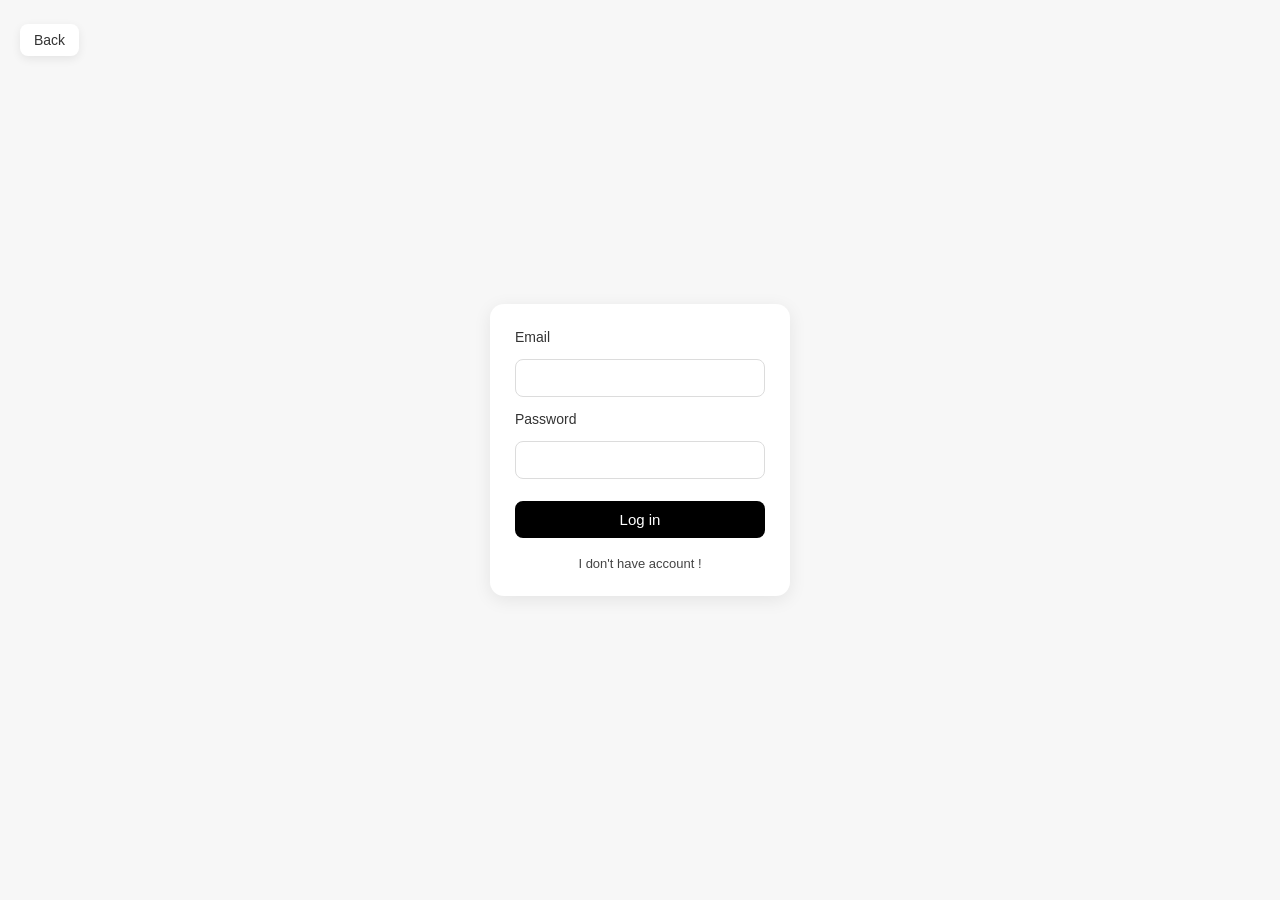
<file: html/login.html>
<!doctype html>
<html lang="en">
  <head>
    <meta charset="UTF-8" />
    <meta name="viewport" content="width=device-width, initial-scale=1.0" />
    <title>Document</title>
    <link rel="stylesheet" href="../css/login.css" />
    <script defer src="../js/login.js"></script>
  </head>
  <body>
    <a class="back" href="./index.html">Back</a>
    <form class="form">
      <label for="mail">Email</label>
      <input type="email" id="mail" class="mail" required />

      <label for="password">Password</label>
      <input type="password" id="password" class="password" required />

      <button type="submit">Log in</button>

      <a href="./register.html">I don't have account !</a>
    </form>
  </body>
</html>
</file>
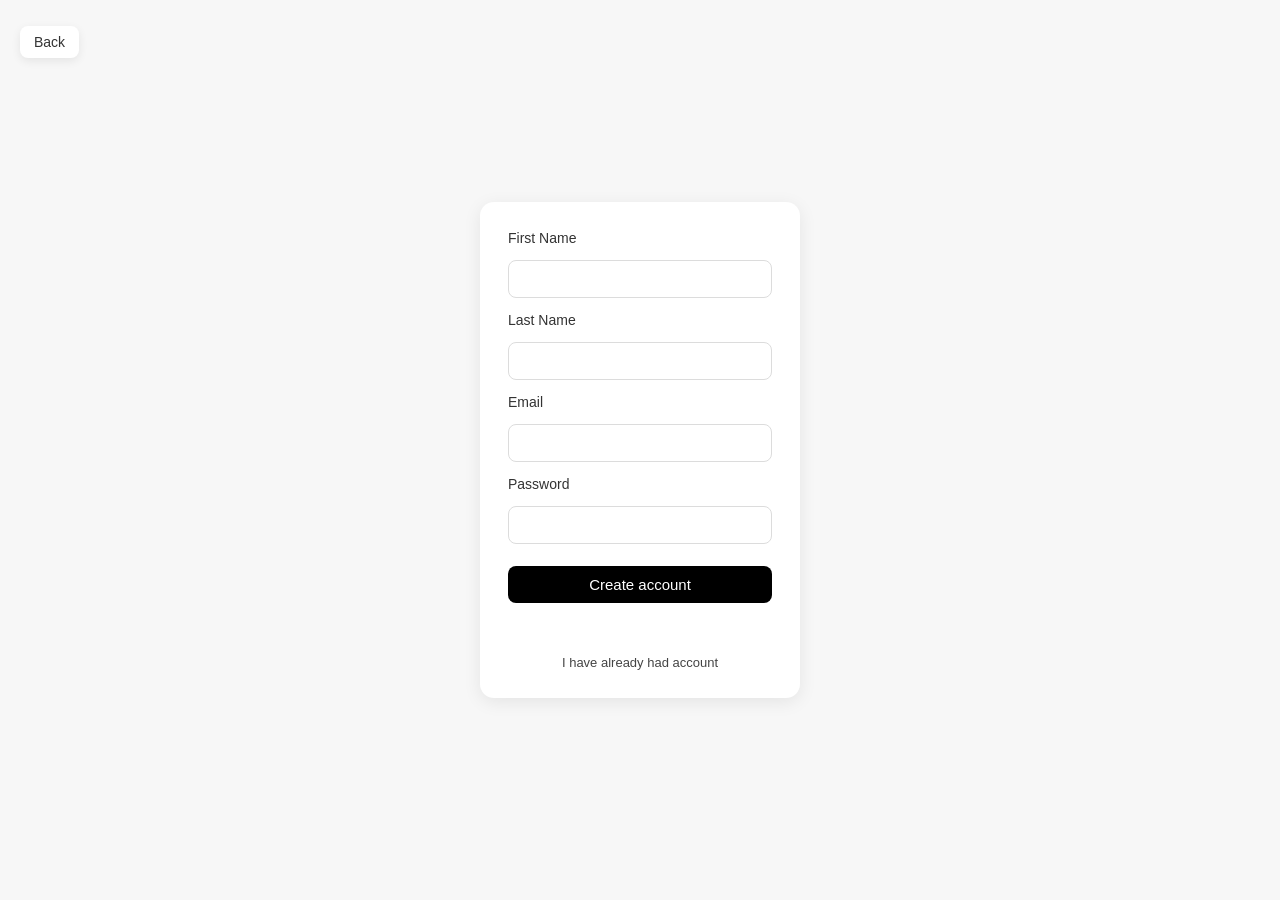
<file: html/register.html>
<!doctype html>
<html lang="en">
  <head>
    <meta charset="UTF-8" />
    <meta name="viewport" content="width=device-width, initial-scale=1.0" />
    <title>Register</title>
    <link rel="stylesheet" href="../css/register.css" />
  </head>
  <body>

    
    <a class="back" href="../html/index.html">Back</a>
    <form class="form">
      <label for="firstname">First Name</label>
      <input type="text" id="firstname" class="firstname" required />

      <label for="lastname">Last Name</label>
      <input type="text" id="lastname" class="lastname" required />

      <label for="mail">Email</label>
      <input type="email" id="mail" class="mail" required />

      <label for="password">Password</label>
      <input type="password" id="password" class="password" required />

      <button type="submit">Create account</button>
      <br />
      <a href="../html/login.html"> I have already had account</a>
    </form>

    <script src="../js/register.js"></script>
  </body>
</html>
</file>
<file: css/login.css>
* {
  margin: 0;
  padding: 0;
  box-sizing: border-box;
  font-family: "Inter", sans-serif;
}

body {
  height: 100vh;
  display: flex;
  align-items: center;
  justify-content: center;
  background: #f7f7f7;
}

.form {
  width: 300px;
  padding: 25px;
  background: #fff;
  border-radius: 14px;
  display: flex;
  flex-direction: column;
  gap: 14px;
  box-shadow: 0 4px 18px rgba(0, 0, 0, 0.08);
}

label {
  font-size: 14px;
  font-weight: 500;
  color: #333;
}

input {
  width: 100%;
  padding: 10px 12px;
  border-radius: 8px;
  border: 1px solid #dcdcdc;
  font-size: 14px;
  outline: none;
  transition: 0.2s ease;
}

input:focus {
  border-color: #000;
}

button {
  margin-top: 8px;
  padding: 10px;
  background: #000;
  color: #fff;
  border: none;
  border-radius: 8px;
  cursor: pointer;
  font-size: 15px;
  transition: 0.2s;
}

button:hover {
  opacity: 0.8;
}

a {
  margin-top: 4px;
  font-size: 13px;
  text-align: center;
  color: #444;
  text-decoration: none;
}

a:hover {
  text-decoration: underline;
}

.back {
  position: absolute;
  top: 20px;
  left: 20px;
  text-decoration: none;
  font-size: 14px;
  color: #333;
  background: #fff;
  padding: 8px 14px;
  border-radius: 8px;
  box-shadow: 0 3px 10px rgba(0, 0, 0, 0.08);
  transition: 0.2s ease;
}

.back:hover {
  background: #f0f0f0;
}

.message {
  position: absolute;
  top: 10px;
  right: 10px;
  width: 300px;
  height: 100px;
  border: 2px solid #e2b6b6;
  border-radius: 16px;
  padding: 10px;
  font-size: 20px;
  box-shadow: 0 0 10px silver;
  animation: toLeft 0.6s ease-out;
}

.success {
  background-color: rgb(131, 226, 131);
  color: black;
  border: 0;
}

@keyframes toLeft {
  0% {
    transform: translateX(100%);
  }

  100% {
    transform: translateX(0);
  }
}
</file>
<file: css/register.css>
* {
  margin: 0;
  padding: 0;
  box-sizing: border-box;
  font-family: "Inter", sans-serif;
}

body {
  height: 100vh;
  display: flex;
  align-items: center;
  justify-content: center;
  background: #f7f7f7;
}

/* BACK LINK */
.back {
  position: absolute;
  top: 20px;
  left: 20px;
  text-decoration: none;
  font-size: 14px;
  color: #333;
  background: #fff;
  padding: 8px 14px;
  border-radius: 8px;
  box-shadow: 0 3px 10px rgba(0, 0, 0, 0.08);
  transition: 0.2s ease;
}

.back:hover {
  background: #f0f0f0;
}

/* FORM */
.form {
  width: 320px;
  padding: 28px;
  background: #fff;
  border-radius: 14px;
  display: flex;
  flex-direction: column;
  gap: 14px;
  box-shadow: 0 4px 18px rgba(0, 0, 0, 0.08);
}

h2 {
  text-align: center;
  margin-bottom: 10px;
  font-size: 20px;
}

label {
  font-size: 14px;
  font-weight: 500;
  color: #333;
}

input {
  width: 100%;
  padding: 10px 12px;
  border-radius: 8px;
  border: 1px solid #dcdcdc;
  font-size: 14px;
  outline: none;
  transition: 0.2s ease;
}

input:focus {
  border-color: #000;
}

button {
  margin-top: 8px;
  padding: 10px;
  background: #000;
  color: #fff;
  border: none;
  border-radius: 8px;
  cursor: pointer;
  font-size: 15px;
  transition: 0.2s;
}

button:hover {
  opacity: 0.85;
}

a {
  margin-top: 6px;
  font-size: 13px;
  text-align: center;
  color: #444;
  text-decoration: none;
}

a:hover {
  text-decoration: underline;
}
</file>
